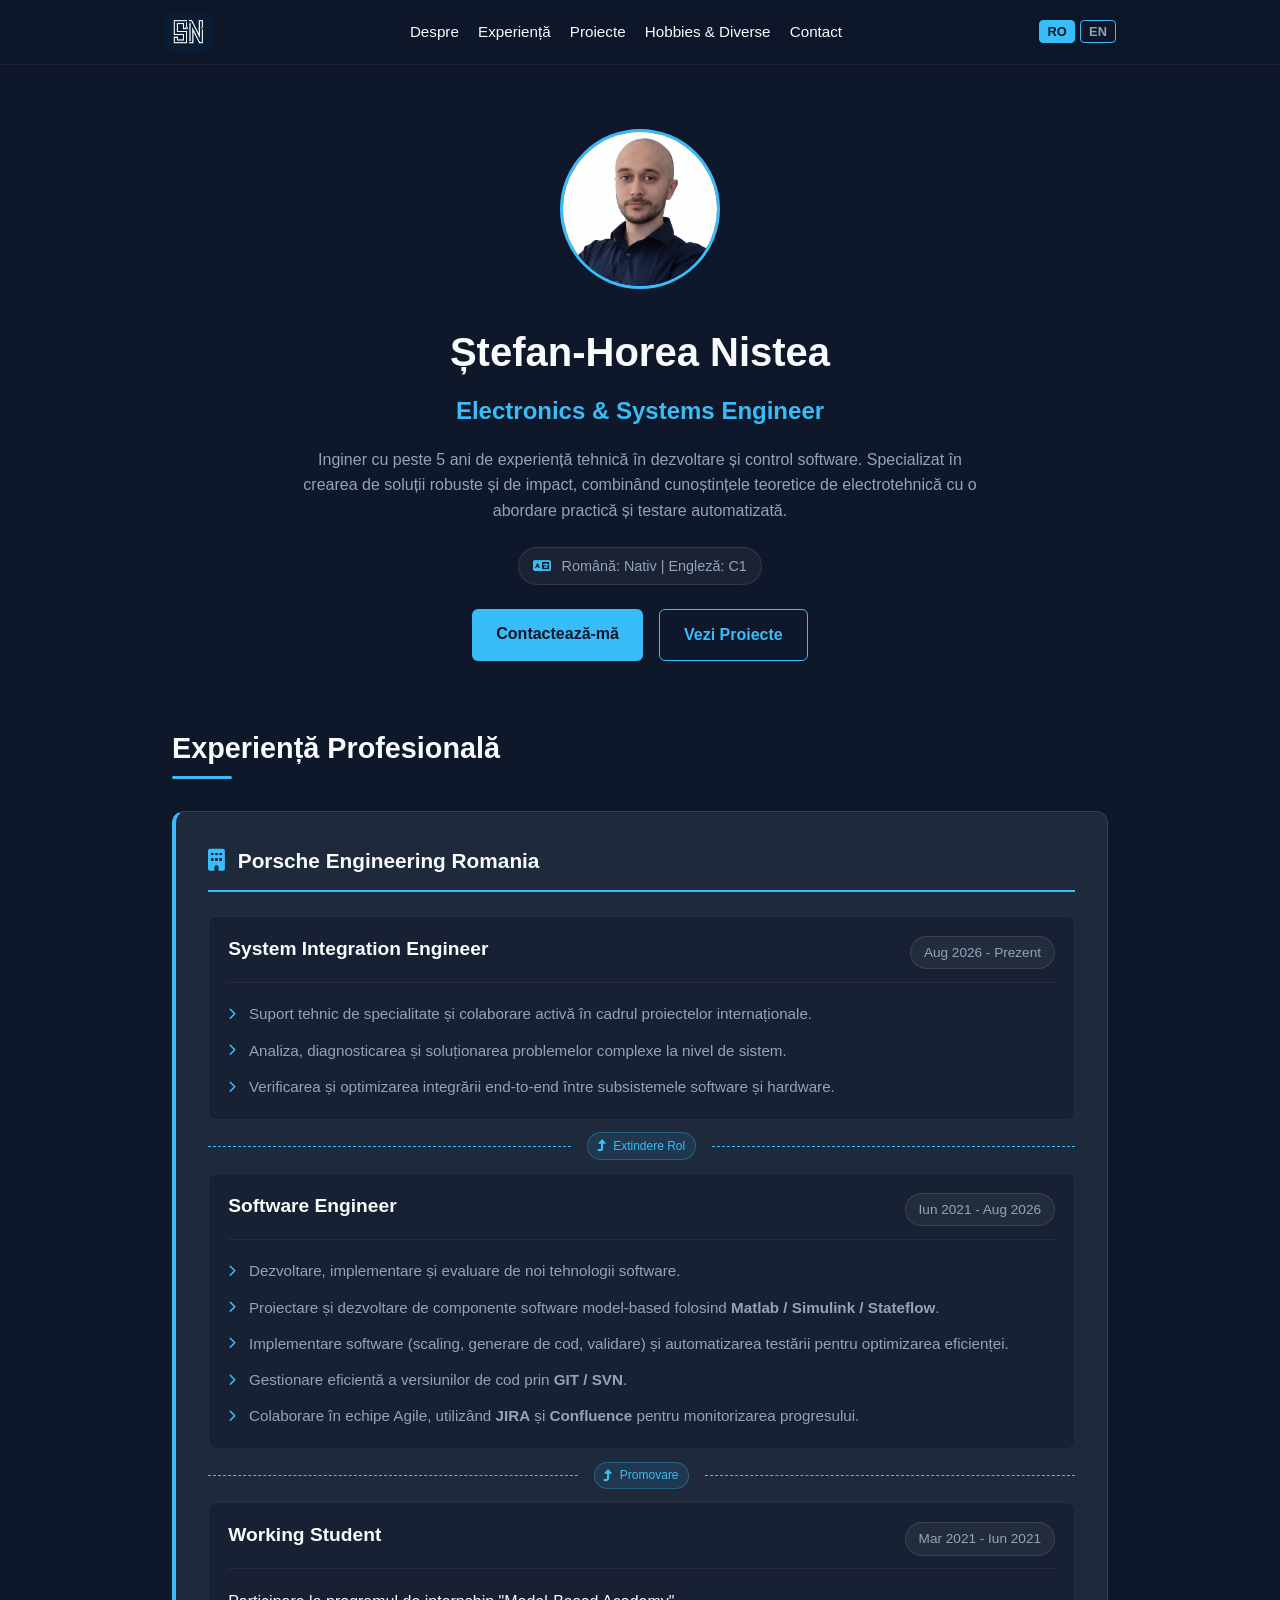
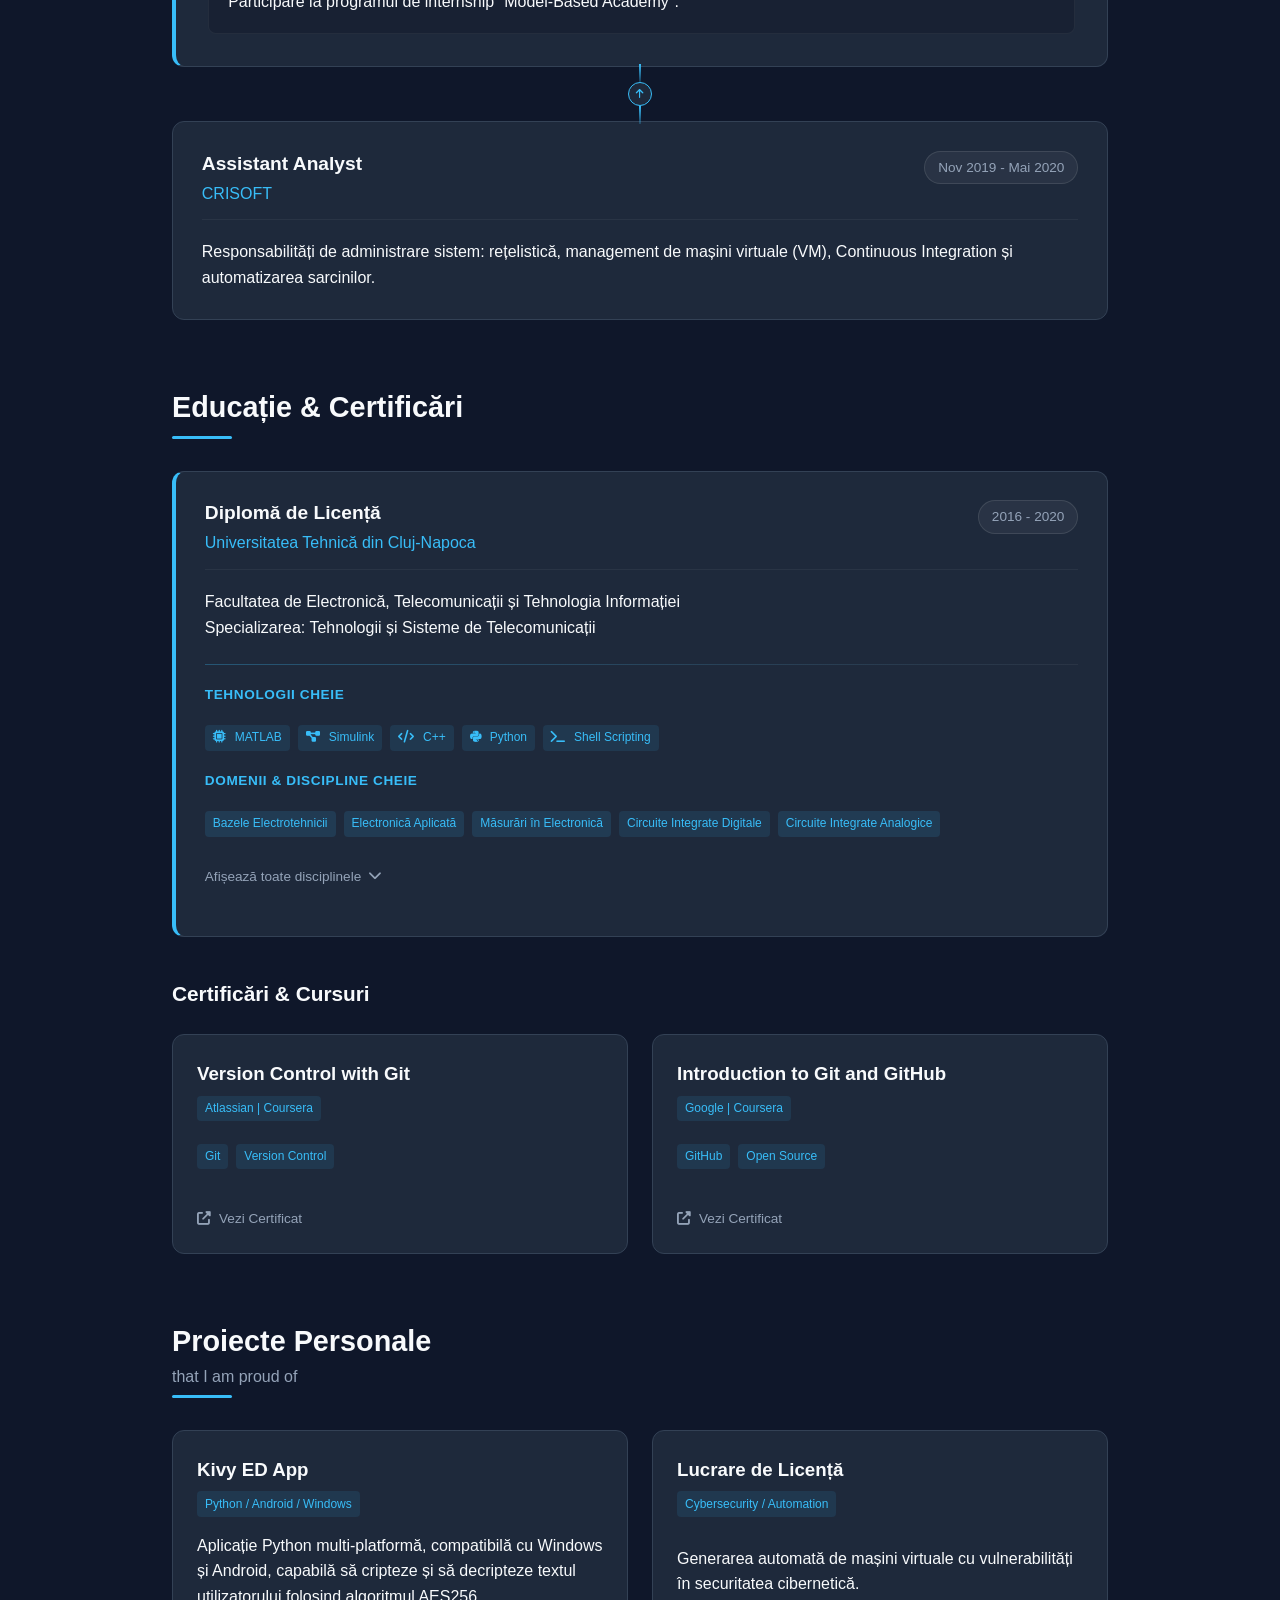
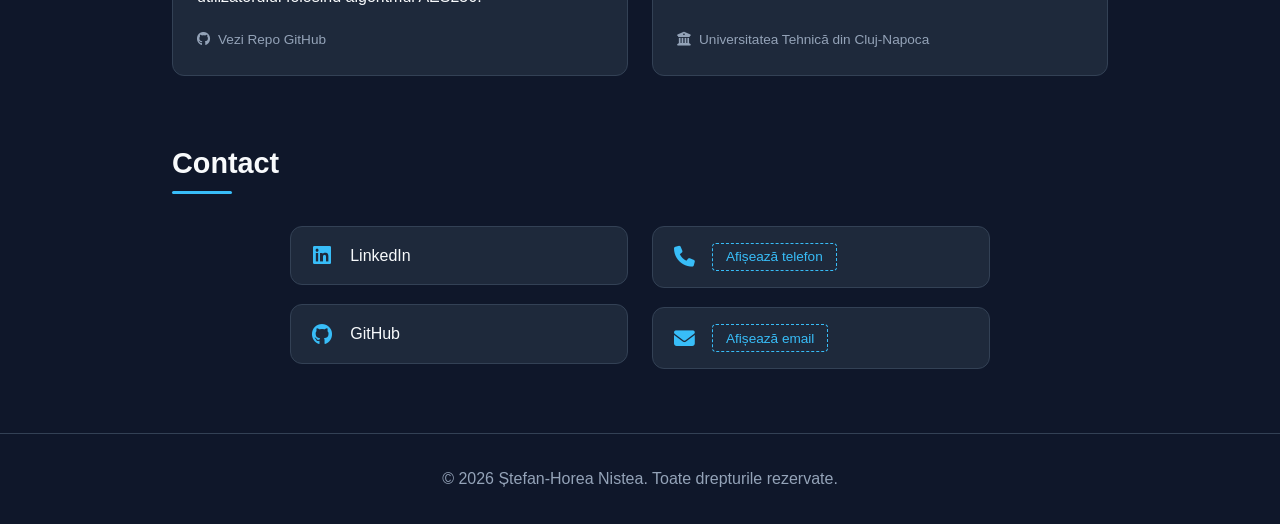
<file: index.html>
<!DOCTYPE html>
<html lang="ro">
<head>
    <meta charset="UTF-8">
    <meta name="viewport" content="width=device-width, initial-scale=1.0">
    <title>Ștefan-Horea Nistea | Portfolio</title>
    <link rel="stylesheet" href="css/common.css">
	<link rel="stylesheet" href="css/index.css">
    <link rel="stylesheet" href="https://cdnjs.cloudflare.com/ajax/libs/font-awesome/6.4.0/css/all.min.css">
	<link rel="icon" type="image/png" href="assets/images/favicon.png">
</head>
<body>

    <!-- Header / Navigație -->
	<header>
		<nav class="container">
			<a href="index.html" class="logo-link">
				<img src="assets/images/logo.jpg" alt="SN Logo" class="nav-logo">
			</a>

			<ul class="nav-links">
				<li><a href="index.html" data-i18n="nav_about">Despre</a></li>
				<li><a href="index.html#experience" data-i18n="nav_experience">Experiență</a></li>
				<li><a href="index.html#projects" data-i18n="nav_projects">Proiecte</a></li>
				<li><a href="hobbies.html" data-i18n="nav_hobbies">Hobbies & Diverse</a></li>
				<li><a href="index.html#contact" data-i18n="nav_contact">Contact</a></li>
			</ul>

			<div class="lang-switch">
				<button onclick="changeLanguage('ro')" class="lang-btn active">RO</button>
				<button onclick="changeLanguage('en')" class="lang-btn">EN</button>
			</div>
		</nav>
	</header>

    <!-- Secțiunea principala / Despre -->
	<section id="hero" class="container hero-section">
		<div class="hero-avatar">
			<img src="assets/images/profile.png" alt="Ștefan-Horea Nistea" class="profile-img">
		</div>
		<div class="hero-content">
			<h1 data-i18n="hero_name">Ștefan-Horea Nistea</h1>
			<h2 class="subtitle" data-i18n="hero_subtitle">Electronics & Systems Engineer</h2>
			<p class="hero-desc" data-i18n="hero_desc">
				Inginer cu peste 5 ani de experiență tehnică în dezvoltare și control software. Specializat în crearea de soluții robuste și de impact, combinând cunoștințele teoretice de electrotehnică cu o abordare practică și testare automatizată.
			</p>
			
			<div class="languages-badge">
				<p><i class="fas fa-language"></i> <span data-i18n="lang_ro">Română: Nativ</span> | <span data-i18n="lang_en">Engleză: C1</span></p>
			</div>
			
			<div class="hero-buttons">
				<a href="#contact" class="btn primary" data-i18n="btn_contact">Contactează-mă</a>
				<a href="#projects" class="btn secondary" data-i18n="btn_projects">Vezi Proiecte</a>
			</div>
		</div>
	</section>

    <!-- Secțiunea Experiență -->
    <section id="experience" class="container">
        <h2 class="section-title" data-i18n="title_experience">Experiență Profesională</h2>
        
        <div class="timeline-wrapper">
            
            <!-- Container Porsche Engineering -->
            <div class="cv-card highlight group-card">
                <div class="company-group-header">
                    <i class="fas fa-building company-icon"></i>
                    <h3 class="company-group-title" data-i18n="company_porsche">Porsche Engineering Romania</h3>
                </div>

                <div class="group-roles">
                    
                    <!-- Rol 1: Integration Engineer -->
                    <div class="role-block">
                        <div class="card-header">
                            <div>
                                <h4 class="role" data-i18n="role_integration">System Integration Engineer</h4>
                            </div>
                            <span class="period" data-i18n="period_integration">Aug 2026 - Prezent</span>
                        </div>
                        <div class="card-body">
                            <div class="clean-list">
                                <div class="list-item">
                                    <i class="fas fa-chevron-right icon"></i>
                                    <span data-i18n="integ_task_1">Suport tehnic de specialitate și colaborare activă în cadrul proiectelor internaționale.</span>
                                </div>
                                <div class="list-item">
                                    <i class="fas fa-chevron-right icon"></i>
                                    <span data-i18n="integ_task_2">Analiza, diagnosticarea și soluționarea problemelor complexe la nivel de sistem.</span>
                                </div>
                                <div class="list-item">
                                    <i class="fas fa-chevron-right icon"></i>
                                    <span data-i18n="integ_task_3">Verificarea și optimizarea integrării end-to-end între subsistemele software și hardware.</span>
                                </div>
                            </div>
                        </div>
                    </div>

                    <!-- Extindere rol -->
                    <div class="internal-progression">
                        <div class="progression-line"></div>
                        <span class="progression-badge"><i class="fas fa-level-up-alt"></i> <span data-i18n="badge_expansion">Extindere Rol</span></span>
                        <div class="progression-line"></div>
                    </div>

                    <!-- Software Engineer -->
                    <div class="role-block">
                        <div class="card-header">
                            <div>
                                <h4 class="role" data-i18n="role_software">Software Engineer</h4>
                            </div>
                            <span class="period" data-i18n="period_software">Iun 2021 - Aug 2026</span>
                        </div>
                        <div class="card-body">
                            <div class="clean-list">
                                <div class="list-item">
                                    <i class="fas fa-chevron-right icon"></i>
                                    <span data-i18n="sw_task_1">Dezvoltare, implementare și evaluare de noi tehnologii software.</span>
                                </div>
                                <div class="list-item">
                                    <i class="fas fa-chevron-right icon"></i>
                                    <span data-i18n="sw_task_2">Proiectare și dezvoltare de componente software model-based folosind <strong>Matlab / Simulink / Stateflow</strong>.</span>
                                </div>
                                <div class="list-item">
                                    <i class="fas fa-chevron-right icon"></i>
                                    <span data-i18n="sw_task_3">Implementare software (scaling, generare de cod, validare) și automatizarea testării pentru optimizarea eficienței.</span>
                                </div>
                                <div class="list-item">
                                    <i class="fas fa-chevron-right icon"></i>
                                    <span data-i18n="sw_task_4">Gestionare eficientă a versiunilor de cod prin <strong>GIT / SVN</strong>.</span>
                                </div>
                                <div class="list-item">
                                    <i class="fas fa-chevron-right icon"></i>
                                    <span data-i18n="sw_task_5">Colaborare în echipe Agile, utilizând <strong>JIRA</strong> și <strong>Confluence</strong> pentru monitorizarea progresului.</span>
                                </div>
                            </div>
                        </div>
                    </div>

                    <!-- Promovare -->
                    <div class="internal-progression">
                        <div class="progression-line"></div>
                        <span class="progression-badge"><i class="fas fa-level-up-alt"></i> <span data-i18n="badge_promotion">Promovare</span></span>
                        <div class="progression-line"></div>
                    </div>

                    <!-- Working Student -->
                    <div class="role-block">
                        <div class="card-header">
                            <div>
                                <h4 class="role" data-i18n="role_student">Working Student</h4>
                            </div>
                            <span class="period" data-i18n="period_student">Mar 2021 - Iun 2021</span>
                        </div>
                        <div class="card-body">
                            <p class="description" data-i18n="desc_student">Participare la programul de internship "Model-Based Academy".</p>
                        </div>
                    </div>

                </div>
            </div>

            <!-- Conector Săgeată -->
            <div class="timeline-connector">
                <div class="connector-line"></div>
                <div class="connector-node"><i class="fas fa-arrow-up"></i></div>
                <div class="connector-line"></div>
            </div>

            <!-- Container CRISOFT -->
            <div class="cv-card">
                <div class="card-header">
                    <div>
                        <h3 class="role" data-i18n="role_analyst">Assistant Analyst</h3>
                        <h4 class="company" data-i18n="company_crisoft">CRISOFT</h4>
                    </div>
                    <span class="period" data-i18n="period_analyst">Nov 2019 - Mai 2020</span>
                </div>
                <div class="card-body">
                    <p class="description" data-i18n="desc_crisoft">Responsabilități de administrare sistem: rețelistică, management de mașini virtuale (VM), Continuous Integration și automatizarea sarcinilor.</p>
                </div>
            </div>

        </div>
    </section>

    <!-- Secțiunea Educație -->
    <!-- Secțiunea Educație & Certificări -->
	<section id="education" class="container">
		<h2 class="section-title" data-i18n="title_education">Educație & Certificări</h2>
		
		<!-- Licență -->
		<div class="cv-card highlight">
			<div class="card-header">
				<div>
					<h3 class="role" data-i18n="edu_degree">Diplomă de Licență</h3>
					<h4 class="company" data-i18n="edu_univ">Universitatea Tehnică din Cluj-Napoca</h4>
				</div>
				<span class="period">2016 - 2020</span>
			</div>
			<div class="card-body">
				<p class="description" data-i18n="edu_desc">
					Facultatea de Electronică, Telecomunicații și Tehnologia Informației<br>
					Specializarea: Tehnologii și Sisteme de Telecomunicații
				</p>

				<!-- Separator vizual elegant -->
				<div class="edu-divider"></div>

				<!-- Tehnologii Cheie (Cu tag-uri și iconițe) -->
				<div class="edu-section-block">
					<h5 class="edu-block-title" data-i18n="edu_tech_label">Tehnologii Cheie</h5>
					<div class="cert-tags">
						<span class="project-tag"><i class="fas fa-microchip"></i> MATLAB</span>
						<span class="project-tag"><i class="fas fa-project-diagram"></i> Simulink</span>
						<span class="project-tag"><i class="fas fa-code"></i> C++</span>
						<span class="project-tag"><i class="fab fa-python"></i> Python</span>
						<span class="project-tag"><i class="fas fa-terminal"></i> Shell Scripting</span>
					</div>
				</div>

				<!-- Discipline Cheie (Pliabil / Accordion) -->
				<div class="edu-section-block">
					<h5 class="edu-block-title" data-i18n="edu_topics_label">Domenii & Discipline Cheie</h5>
					
					<div class="cert-tags">
						<!-- Primele 5 vizibile permanent -->
						<span class="project-tag highlight" data-i18n="subject_electrotechnics">Bazele Electrotehnicii</span>
						<span class="project-tag highlight" data-i18n="subject_applied_electronics">Electronică Aplicată</span>
						<span class="project-tag highlight" data-i18n="subject_measurements">Măsurări în Electronică</span>
						<span class="project-tag" data-i18n="subject_digital_circuits">Circuite Integrate Digitale</span>
						<span class="project-tag highlight" data-i18n="subject_analog_circuits">Circuite Integrate Analogice</span>
						
						<!-- Zone pliabilă -->
						<div id="more-subjects" class="hidden-subjects">
							<span class="project-tag" data-i18n="subject_circuit_theory">Teoria Circuitelor Electrice</span>
							<span class="project-tag" data-i18n="subject_optoelectronics">Optoelectronică</span>
							<span class="project-tag" data-i18n="subject_modulation">Tehnici de Modulații</span>
							<span class="project-tag" data-i18n="subject_mobile_comms">Comunicații Mobile</span>
							<span class="project-tag" data-i18n="subject_switching_routing">Sisteme de Comutație și Rutare</span>
							<span class="project-tag" data-i18n="subject_computer_networks">Rețele de Calculatoare</span>
							<span class="project-tag" data-i18n="subject_internet_protocols">Protocoale pentru Internet</span>
							<span class="project-tag" data-i18n="subject_dsp">Prelucrarea Digitală a Semnalelor</span>
							<span class="project-tag highlight" data-i18n="subject_microprocessors">Sisteme cu Microprocesoare</span>
							<span class="project-tag" data-i18n="subject_cellular_radio">Radiocomunicații Celulare</span>
							<span class="project-tag" data-i18n="subject_mobile_comms">Comunicații Mobile</span>
							<span class="project-tag" data-i18n="subject_financial_mgmt">Managementul Financiar al Firmei</span>
						</div>
					</div>

					<button onclick="toggleSubjects(this)" class="btn-toggle-subjects">
						<span data-i18n="btn_show_more">Afișează toate disciplinele</span> <i class="fas fa-chevron-down"></i>
					</button>
				</div>
			</div>
		</div>

		<!-- Cursuri & Certificări -->
		<h3 class="subsection-title" data-i18n="title_certifications">Certificări & Cursuri</h3>

		<div class="projects-grid">
			<!-- Card 1 -->
			<div class="project-card">
				<div>
					<div class="project-header">
						<h3>Version Control with Git</h3>
						<span class="project-tag">Atlassian | Coursera</span>
					</div>
					<div class="cert-tags">
						<span class="project-tag">Git</span>
						<span class="project-tag">Version Control</span>
					</div>
				</div>
				<a href="https://coursera.org/share/6d363373e55d5530d8b875b245ea890b" target="_blank" class="project-link">
					<i class="fas fa-external-link-alt"></i> <span data-i18n="btn_view_cert">Vezi Certificat</span>
				</a>
			</div>

			<!-- Card 2 -->
			<div class="project-card">
				<div>
					<div class="project-header">
						<h3>Introduction to Git and GitHub</h3>
						<span class="project-tag">Google | Coursera</span>
					</div>
					<div class="cert-tags">
						<span class="project-tag">GitHub</span>
						<span class="project-tag">Open Source</span>
					</div>
				</div>
				<a href="https://coursera.org/share/dff285f6eef2b806a70be4ae87772e29" target="_blank" class="project-link">
					<i class="fas fa-external-link-alt"></i> <span data-i18n="btn_view_cert">Vezi Certificat</span>
				</a>
			</div>
		</div>
	</section>

    <!-- Secțiunea Proiecte -->
    <section id="projects" class="container">
        <h2 class="section-title">
            <span data-i18n="title_projects">Proiecte Personale</span> 
            <span class="subtitle-note" data-i18n="subtitle_projects">that I am proud of</span>
        </h2>
        <div class="projects-grid">
            
            <div class="project-card">
                <div class="project-header">
                    <h3>Kivy ED App</h3>
                    <span class="project-tag">Python / Android / Windows</span>
                </div>
                <p data-i18n="proj_kivy_desc">Aplicație Python multi-platformă, compatibilă pe Windows și Android, capabilă să cripteze și să decripteze textul utilizatorului folosind algoritmul AES256.</p>
                <a href="https://github.com/Stefan-Nistea/EDapp" target="_blank" class="project-link">
                    <i class="fab fa-github"></i> <span data-i18n="btn_github">Vezi Repo GitHub</span>
                </a>
            </div>

            <div class="project-card">
                <div class="project-header">
                    <h3 data-i18n="proj_thesis_title">Lucrare de Licență</h3>
                    <span class="project-tag">Cybersecurity / Automation</span>
                </div>
                <p data-i18n="proj_thesis_desc">Generarea automată de mașini virtuale cu vulnerabilități în securitatea cibernetică.</p>
                <span class="institution-tag">
                    <i class="fas fa-university"></i> <span data-i18n="edu_univ">Universitatea Tehnică din Cluj-Napoca</span>
                </span>
            </div>

        </div>
    </section>

    <!-- Secțiunea Contact -->
	<section id="contact" class="container">
		<h2 class="section-title" data-i18n="title_contact">Contact</h2>
		
		<div class="contact-grid">
			<!-- Coloana Stânga: Social Links -->
			<div class="contact-column">
				<!-- Stânga sus: LinkedIn -->
				<a href="https://www.linkedin.com/in/stefan-nistea/" target="_blank" class="contact-card">
					<i class="fab fa-linkedin contact-icon"></i>
					<span>LinkedIn</span>
				</a>
				
				<!-- Stânga jos: GitHub -->
				<a href="https://github.com/Stefan-Nistea" target="_blank" class="contact-card">
					<i class="fab fa-github contact-icon"></i>
					<span>GitHub</span>
				</a>
			</div>

			<!-- Coloana Dreapta: Date Protejate -->
			<div class="contact-column">
				<!-- Dreapta sus: Telefon -->
				<div class="contact-card">
					<i class="fas fa-phone contact-icon"></i>
					<span id="phone-container" class="protected-link" data-p1="+40" data-p2="748" data-p3="279" data-p4="230">
						<button onclick="revealPhone(this)" class="btn-reveal" data-i18n="btn_reveal_phone">Afișează telefon</button>
					</span>
				</div>

				<!-- Dreapta jos: Email -->
				<div class="contact-card">
					<i class="fas fa-envelope contact-icon"></i>
					<span id="email-container" class="protected-link" data-u="stefannistea" data-d="outlook.com">
						<button onclick="revealEmail(this)" class="btn-reveal" data-i18n="btn_reveal_email">Afișează email</button>
					</span>
				</div>
			</div>
		</div>
	</section>


    <footer>
        <p data-i18n="footer_text">© 2026 Ștefan-Horea Nistea. Toate drepturile rezervate.</p>
    </footer>

    <script src="js/script.js"></script>
</body>
</html>
</file>
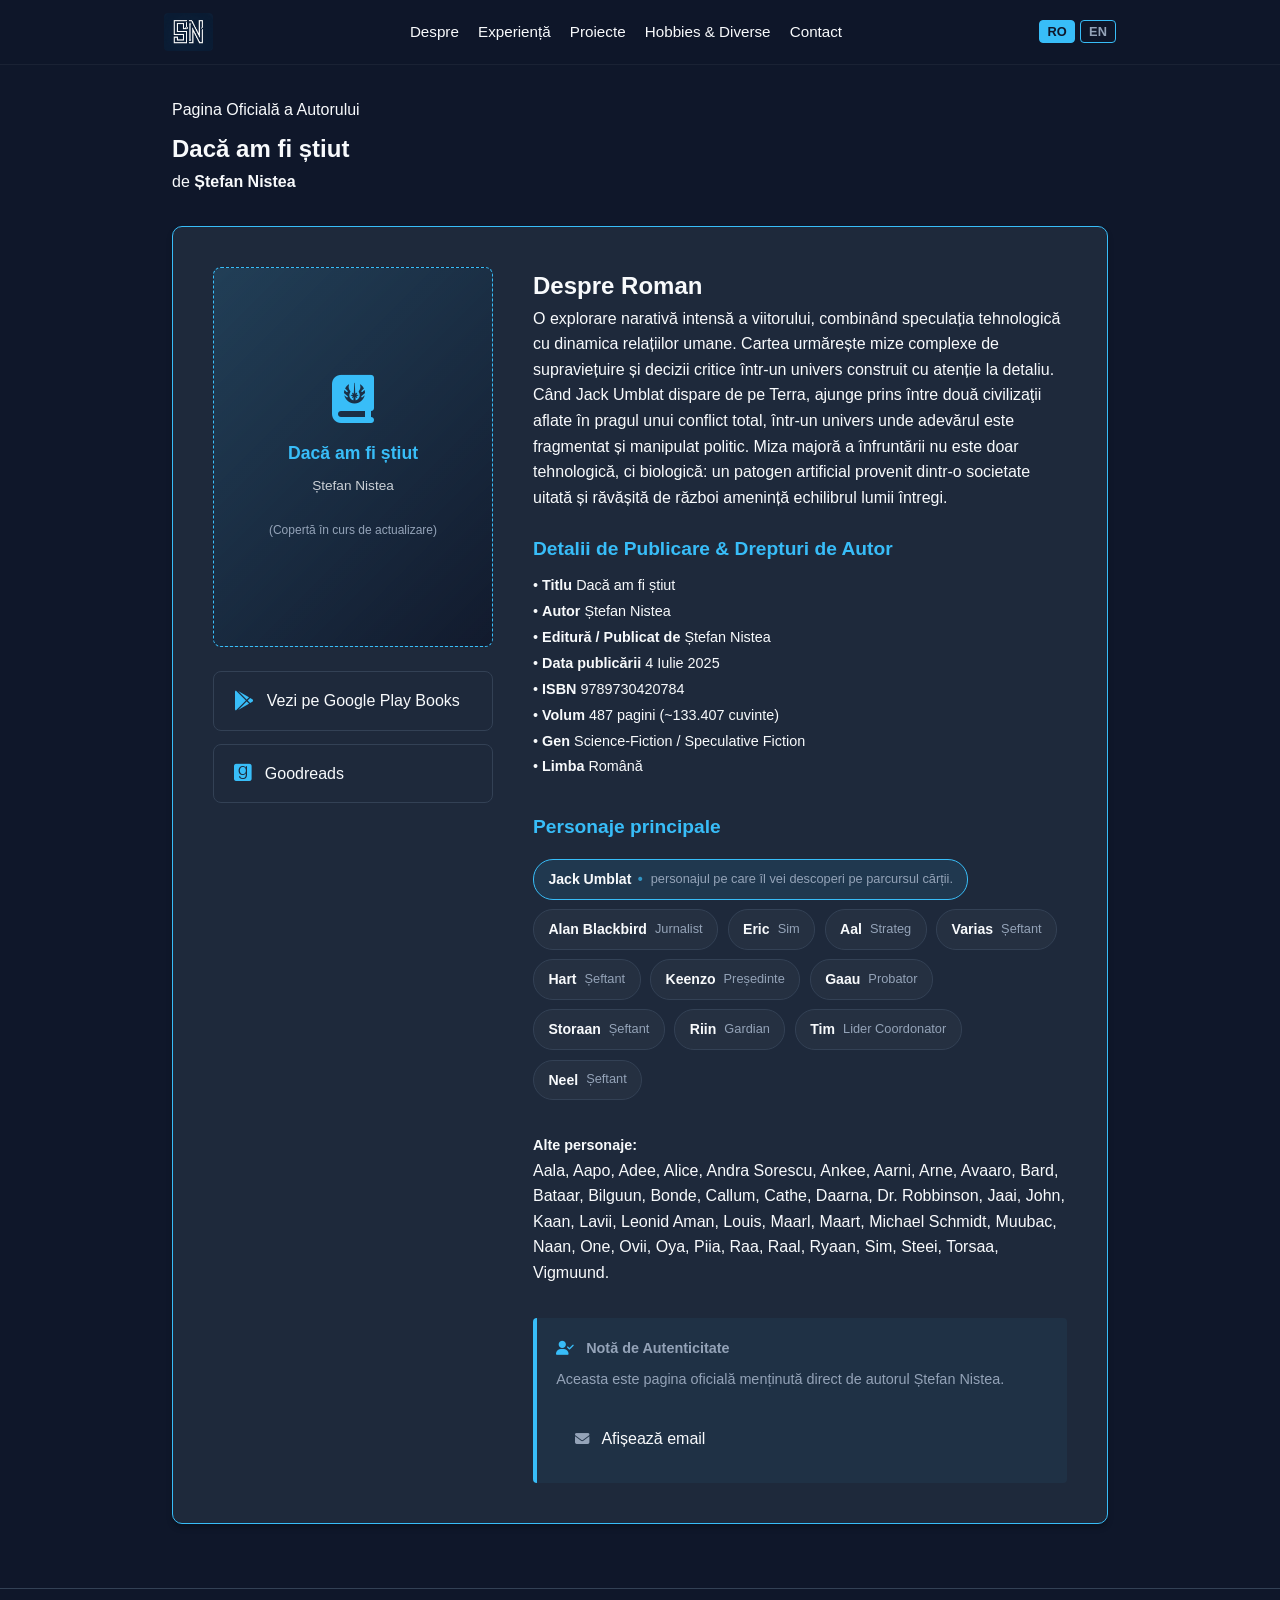
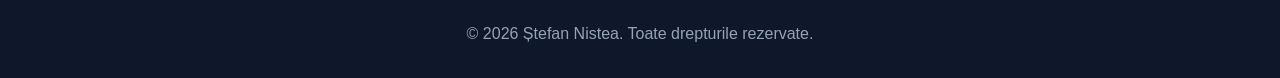
<file: carte.html>
<!DOCTYPE html>
<html lang="ro">
<head>
    <meta charset="UTF-8">
    <meta name="viewport" content="width=device-width, initial-scale=1.0">
    <title>Dacă am fi știut — Pagina Oficială a Cărții | Ștefan Nistea</title>
    <link rel="stylesheet" href="css/common.css">
    <link rel="stylesheet" href="css/carte.css">
    <link rel="stylesheet" href="https://cdnjs.cloudflare.com/ajax/libs/font-awesome/6.4.0/css/all.min.css">
	<link rel="icon" type="image/png" href="assets/images/favicon.png">
</head>
<body>

    <header>
        <nav class="container">
            <a href="index.html" class="logo-link">
                <img src="assets/images/logo.jpg" alt="SN Logo" class="nav-logo">
            </a>

            <ul class="nav-links">
                <li><a href="index.html" data-i18n="nav_about">Despre</a></li>
                <li><a href="index.html#experience" data-i18n="nav_experience">Experiență</a></li>
                <li><a href="index.html#projects" data-i18n="nav_projects">Proiecte</a></li>
                <li><a href="hobbies.html" data-i18n="nav_hobbies">Hobbies & Diverse</a></li>
                <li><a href="index.html#contact" data-i18n="nav_contact">Contact</a></li>
            </ul>

            <div class="lang-switch">
                <button onclick="changeLanguage('ro')" class="lang-btn active">RO</button>
                <button onclick="changeLanguage('en')" class="lang-btn">EN</button>
            </div>
        </nav>
    </header>

    <main class="container">
        <section class="page-header">
            <span class="hobby-book-badge" data-i18n="book_official_badge">Pagina Oficială a Autorului</span>
            <h1 style="margin-top: 0.5rem;" data-i18n="book_title">Dacă am fi știut</h1>
            <p><span data-i18n="book_by">de</span> <strong>Ștefan Nistea</strong></p>
        </section>

        <section class="book-detail-wrapper">
            <!-- Stânga: Placeholder Copertă + Butoane ca pe LinkedIn / GitHub -->
            <div class="book-sidebar">
                <div class="book-cover-placeholder">
                    <i class="fas fa-book-journal-whills"></i>
                    <strong style="font-size: 1.1rem; color: var(--accent);" data-i18n="book_title">Dacă am fi știut</strong>
                    <span style="font-size: 0.85rem; margin-top: 0.5rem; opacity: 0.8;">Ștefan Nistea</span>
                    <span style="font-size: 0.75rem; margin-top: 1.5rem; color: var(--text-secondary);" data-i18n="book_cover_updating">(Copertă în curs de actualizare)</span>
                </div>
                
                <div class="book-buttons-group">
                    <a href="https://play.google.com/store/books/details?id=n9xpEQAAQBAJ" target="_blank" class="book-btn-card">
                        <i class="fab fa-google-play contact-icon"></i>
                        <span data-i18n="btn_google_play">Google Play Books</span>
                    </a>
                    <a href="https://www.goodreads.com/book/show/240494464-dac-am-fi-tiut?from_search=true&from_srp=true&qid=RyHrVO5HR8&rank=1" target="_blank" class="book-btn-card">
                        <i class="fab fa-goodreads contact-icon"></i>
                        <span>Goodreads</span>
                    </a>
                </div>
            </div>

            <!-- Dreapta: Informații complete -->
            <div class="book-info-section">
				<h2 data-i18n="book_about_title">Despre Roman</h2>
				<p class="hobby-book-desc" data-i18n="book_synopsis_main">
					O explorare narativă intensă a viitorului, combinând speculația tehnologică cu dinamica relațiilor umane. Cartea urmărește mize complexe de supraviețuire și decizii critice într-un univers construit cu atenție la detaliu.
				</p>
				<p class="hobby-book-desc" data-i18n="book_synopsis_google">
					Când Jack Umblat dispare de pe Terra, ajunge prins între două civilizaţii aflate în pragul unui conflict total, într-un univers unde adevărul este fragmentat și manipulat politic. Miza majoră a înfruntării nu este doar tehnologică, ci biologică: un patogen artificial provenit dintr-o societate uitată și răvășită de război amenință echilibrul lumii întregi.
				</p>

				<!-- Detalii de Publicare & Drepturi de Autor -->
				<h3 data-i18n="book_details_title">Detalii de Publicare & Drepturi de Autor</h3>
				<div class="hobby-book-desc" style="font-size: 0.9rem; line-height: 1.8; margin-bottom: 2rem;">
					• <strong data-i18n="meta_title_label">Titlu:</strong> <span data-i18n="book_title">Dacă am fi știut</span><br>
					• <strong data-i18n="meta_author_label">Autor:</strong> <span>Ștefan Nistea</span><br>
					• <strong data-i18n="meta_publisher_label">Editură / Publicat de:</strong> <span>Ștefan Nistea</span><br>
					• <strong data-i18n="meta_pubdate_label">Data publicării:</strong> <span>4 Iulie 2025</span><br>
					• <strong data-i18n="meta_isbn_label">ISBN:</strong> <span>9789730420784</span><br>
					• <strong data-i18n="meta_length_label">Volum:</strong> <span>487 <span data-i18n="unit_pages">pagini</span> (~133.407 <span data-i18n="unit_words">cuvinte</span>)</span><br>
					• <strong data-i18n="meta_genre_label">Gen:</strong> <span data-i18n="meta_genre_val">Science-Fiction / Speculative Fiction</span><br>
					• <strong data-i18n="meta_lang_label">Limba:</strong> <span data-i18n="meta_lang_val">Română</span>
				</div>

				<!-- Secțiunea Personaje (Grilă de Carduri Mărită / Extensibilă) -->
				<h3 data-i18n="book_characters_title">Personaje principale</h3>
				
				<div class="characters-grid">
					<!-- Personaje cu descrieri/roluri dedicate -->
					<div class="char-card highlight full-width">
						<span class="char-name">Jack Umblat</span>
						<p class="char-desc" data-i18n="char_jack_desc">personajul pe care îl vei descoperi pe parcursul cărții.</p>
					</div>

					<div class="char-card">
						<span class="char-name">Alan Blackbird</span>
						<p class="char-desc" data-i18n="char_alan_role">Jurnalist</p>
					</div>
					
					<div class="char-card">
						<span class="char-name">Eric</span>
						<p class="char-desc" data-i18n="char_eric_role">Sim</p>
					</div>

					<div class="char-card">
						<span class="char-name">Aal</span>
						<p class="char-desc" data-i18n="char_aal_role">Strateg</p>
					</div>

					<div class="char-card">
						<span class="char-name">Varias</span>
						<p class="char-desc" data-i18n="char_varias_role">Șeftant</p>
					</div>

					<div class="char-card">
						<span class="char-name">Hart</span>
						<p class="char-desc" data-i18n="char_hart_role">Șeftant</p>
					</div>

					<div class="char-card">
						<span class="char-name">Keenzo</span>
						<p class="char-desc" data-i18n="char_keenzo_role">Președinte</p>
					</div>

					<div class="char-card">
						<span class="char-name">Gaau</span>
						<p class="char-desc" data-i18n="char_gaau_role">Probator</p>
					</div>

					<div class="char-card">
						<span class="char-name">Storaan</span>
						<p class="char-desc" data-i18n="char_storaan_role">Șeftant</p>
					</div>

					<div class="char-card">
						<span class="char-name">Riin</span>
						<p class="char-desc" data-i18n="char_riin_role">Gardian</p>
					</div>

					<div class="char-card">
						<span class="char-name">Tim</span>
						<p class="char-desc" data-i18n="char_tim_role">Lider Coordonator</p>
					</div>

					<div class="char-card">
						<span class="char-name">Neel</span>
						<p class="char-desc" data-i18n="char_neel_role">Șeftant</p>
					</div>
				</div>

				<!-- Alte personaje secundare -->
				<div class="other-characters-box">
					<strong style="color: var(--text-primary); font-size: 0.9rem;" data-i18n="other_chars_label">Alte personaje:</strong>
					<p class="other-characters-list">
						Aala, Aapo, Adee, Alice, Andra Sorescu, Ankee, Aarni, Arne, Avaaro, Bard, Bataar, Bilguun, Bonde, Callum, Cathe, Daarna, Dr. Robbinson, Jaai, John, Kaan, Lavii, Leonid Aman, Louis, Maarl, Maart, Michael Schmidt, Muubac, Naan, One, Ovii, Oya, Piia, Raa, Raal, Ryaan, Sim, Steei, Torsaa, Vigmuund.
					</p>
				</div>

				<!-- Casetă Verificare Autenticitate (fără mențiuni Amazon) -->
				<div class="official-verification-box">
					<div>
						<i class="fas fa-user-check" style="color: var(--accent); margin-right: 0.5rem;"></i>
						<strong data-i18n="auth_note_title">Notă de Autenticitate:</strong>
					</div>
					<p style="margin: 0.5rem 0 1rem 0;" data-i18n="auth_note_desc">
						Aceasta este pagina oficială menținută direct de autorul Ștefan Nistea.
					</p>
					<div class="contact-card email-reveal-card" id="email-card">
						<i class="fas fa-envelope contact-icon"></i>
						<span id="email-container" class="protected-link" data-u="stefannistea" data-d="outlook.com">
							<button onclick="revealEmail(this)" class="btn-reveal-custom" data-i18n="btn_reveal_email">
								Afișează email
							</button>
						</span>
					</div>
				</div>
			</div>

        </section>
    </main>

    <footer>
        <p>© 2026 Ștefan Nistea. <span data-i18n="footer_rights">Toate drepturile rezervate.</span></p>
    </footer>

    <script src="js/script.js"></script>
</body>
</html>
</file>
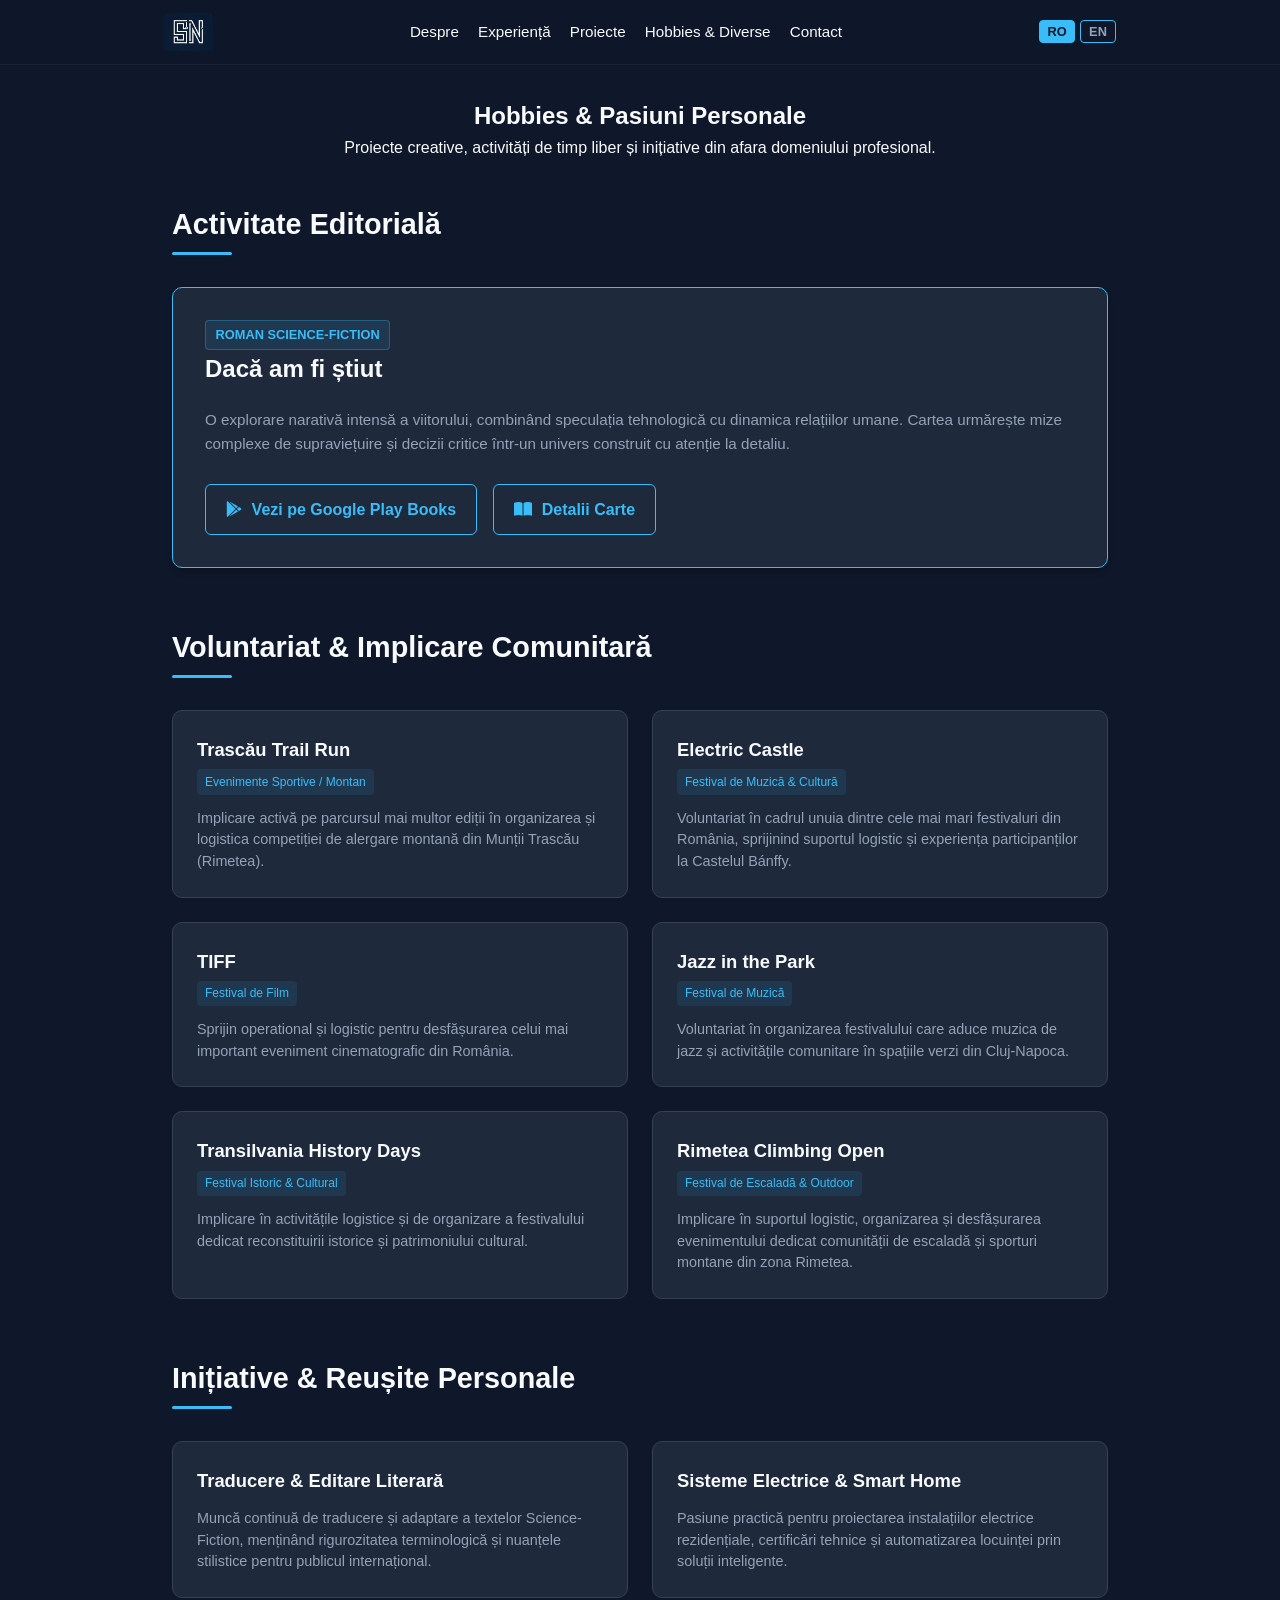
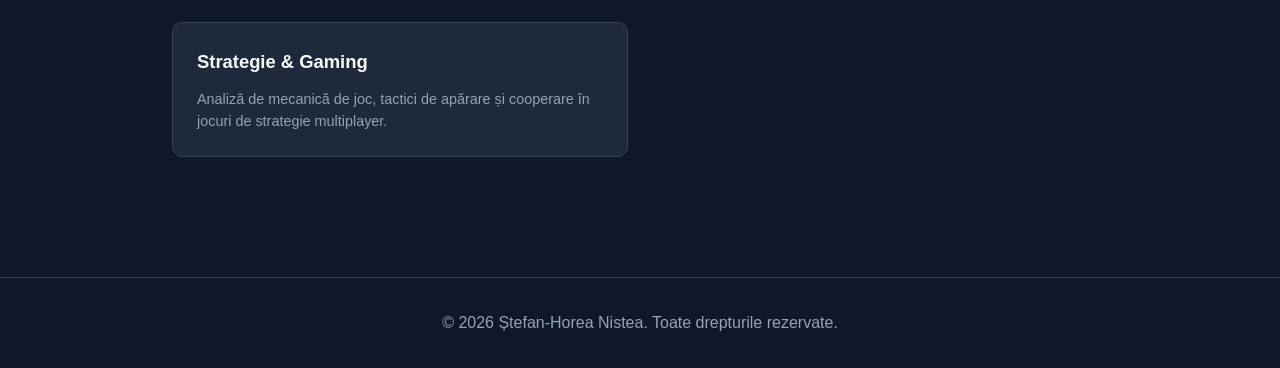
<file: hobbies.html>
<!DOCTYPE html>
<html lang="ro">
<head>
    <meta charset="UTF-8">
    <meta name="viewport" content="width=device-width, initial-scale=1.0">
    <title>Hobbies & Diverse | Ștefan-Horea Nistea</title>
    <link rel="stylesheet" href="css/common.css">
    <link rel="stylesheet" href="css/hobbies.css">
    <link rel="stylesheet" href="https://cdnjs.cloudflare.com/ajax/libs/font-awesome/6.4.0/css/all.min.css">
	<link rel="icon" type="image/png" href="assets/images/favicon.png">
</head>
<body>

    <header>
        <nav class="container">
            <a href="index.html" class="logo-link">
                <img src="assets/images/logo.jpg" alt="SN Logo" class="nav-logo">
            </a>

            <ul class="nav-links">
                <li><a href="index.html" data-i18n="nav_about">Despre</a></li>
                <li><a href="index.html#experience" data-i18n="nav_experience">Experiență</a></li>
                <li><a href="index.html#projects" data-i18n="nav_projects">Proiecte</a></li>
                <li><a href="hobbies.html" data-i18n="nav_hobbies">Hobbies & Diverse</a></li>
                <li><a href="index.html#contact" data-i18n="nav_contact">Contact</a></li>
            </ul>

            <div class="lang-switch">
                <button onclick="changeLanguage('ro')" class="lang-btn active">RO</button>
                <button onclick="changeLanguage('en')" class="lang-btn">EN</button>
            </div>
        </nav>
    </header>

    <main class="container">
        <section class="page-header">
            <h1 data-i18n="hobbies_header_title">Hobbies & Pasiuni Personale</h1>
            <p data-i18n="hobbies_header_desc">
                Proiecte creative, activități de timp liber, implicare comunitară și inițiative din afara domeniului profesional.
            </p>
        </section>
        
        <!-- Editorial / Carte -->
        <section class="hobby-section">
            <h2 class="section-title" data-i18n="title_writing">Activitate Editorială</h2>
            <div class="hobby-book-card">
                <div>
                    <span class="hobby-book-badge" data-i18n="book_badge">Roman Science-Fiction</span>
                    <div class="hobby-book-title" data-i18n="book_title">Dacă am fi știut</div>
                </div>
                <p class="hobby-book-desc" data-i18n="book_desc">
                    O explorare narativă intensă a viitorului, combinând speculația tehnologică cu dinamica relațiilor umane. Cartea urmărește mize complexe de supraviețuire și decizii critice într-un univers construit cu atenție la detaliu.
                </p>
                <div style="display: flex; gap: 1rem; flex-wrap: wrap;">
					<a href="https://play.google.com/store/books/details?id=n9xpEQAAQBAJ" target="_blank" class="hobby-store-btn">
						<i class="fab fa-google-play"></i> <span data-i18n="btn_google_play">Google Play Books</span>
					</a>
					<a href="carte.html" class="hobby-store-btn">
						<i class="fas fa-book-open"></i> <span data-i18n="btn_author_page">Detalii Carte</span>
					</a>
				</div>
            </div>
        </section>

        <!-- Voluntariat -->
        <section class="hobby-section">
            <h2 class="section-title" data-i18n="title_volunteering">Voluntariat & Implicare Comunitară</h2>
            <div class="hobby-grid">
                
                <div class="hobby-card">
                    <div>
                        <div class="hobby-card-title">Trascău Trail Run</div>
                        <span class="hobby-tag" data-i18n="vol_tag_sports">Evenimente Sportive / Montan</span>
                    </div>
                    <p class="hobby-card-text" data-i18n="vol_trascau_desc">Implicare activă pe parcursul mai multor ediții în organizarea și logistica competiției de alergare montană din Munții Trascău (Rimetea).</p>
                </div>

                <div class="hobby-card">
                    <div>
                        <div class="hobby-card-title">Electric Castle</div>
                        <span class="hobby-tag" data-i18n="vol_tag_festival">Festival de Muzică & Cultură</span>
                    </div>
                    <p class="hobby-card-text" data-i18n="vol_ec_desc">Voluntariat în cadrul unuia dintre cele mai mari festivaluri din România, sprijinind suportul logistic și experiența participanților la Castelul Bánffy.</p>
                </div>

                <div class="hobby-card">
                    <div>
                        <div class="hobby-card-title">TIFF</div>
                        <span class="hobby-tag" data-i18n="vol_tag_film">Festival de Film</span>
                    </div>
                    <p class="hobby-card-text" data-i18n="vol_tiff_desc">Sprijin operațional și logistic pentru desfășurarea celui mai important eveniment cinematografic din România.</p>
                </div>

                <div class="hobby-card">
                    <div>
                        <div class="hobby-card-title">Jazz in the Park</div>
                        <span class="hobby-tag" data-i18n="vol_tag_music">Festival de Muzică</span>
                    </div>
                    <p class="hobby-card-text" data-i18n="vol_jazz_desc">Voluntariat în organizarea festivalului care aduce muzica de jazz și activitățile comunitare în spațiile verzi din Cluj-Napoca.</p>
                </div>

                <div class="hobby-card">
                    <div>
                        <div class="hobby-card-title">Transilvania History Days</div>
                        <span class="hobby-tag" data-i18n="vol_tag_history">Festival Istoric & Cultural</span>
                    </div>
                    <p class="hobby-card-text" data-i18n="vol_thd_desc">Implicare în activitățile logistice și de organizare a festivalului dedicat reconstituirii istorice și patrimoniului cultural.</p>
                </div>

                <div class="hobby-card">
                    <div>
                        <div class="hobby-card-title">Rimetea Climbing Open</div>
                        <span class="hobby-tag" data-i18n="vol_tag_climbing">Festival de Escaladă & Outdoor</span>
                    </div>
                    <p class="hobby-card-text" data-i18n="vol_rco_desc">Implicare în suportul logistic, organizarea și desfășurarea evenimentului dedicat comunității de escaladă și sporturi montane din zona Rimetea.</p>
                </div>

            </div>
        </section>

        <!-- Inițiative -->
        <section class="hobby-section">
            <h2 class="section-title" data-i18n="title_initiatives">Pasiuni & Alte Inițiative</h2>
            <div class="hobby-grid">
                
                <div class="hobby-card">
                    <div class="hobby-card-title" data-i18n="init_trans_title">Traducere & Editare Literară</div>
                    <p class="hobby-card-text" data-i18n="init_trans_desc">Muncă continuă de traducere și adaptare a textelor Science-Fiction, menținând rigurozitatea terminologică și nuanțele stilistice pentru publicul internațional.</p>
                </div>

                <div class="hobby-card">
                    <div class="hobby-card-title" data-i18n="init_elec_title">Sisteme Electrice & Smart Home</div>
                    <p class="hobby-card-text" data-i18n="init_elec_desc">Pasiune practică pentru proiectarea instalațiilor electrice rezidențiale, certificări tehnice și automatizarea locuinței prin soluții inteligente.</p>
                </div>

                <div class="hobby-card">
                    <div class="hobby-card-title" data-i18n="init_game_title">Strategie & Gaming</div>
                    <p class="hobby-card-text" data-i18n="init_game_desc">Analiză de mecanică de joc, tactici de apărare și cooperare în jocuri de strategie multiplayer.</p>
                </div>

            </div>
        </section>
    </main>

    <footer>
        <p data-i18n="footer_text">© 2026 Ștefan-Horea Nistea. Toate drepturile rezervate.</p>
    </footer>

    <script src="js/script.js"></script>
</body>
</html>
</file>
<file: css/common.css>
:root {
    --bg-color: #0f172a;
    --card-bg: #1e293b;
    --card-border: #334155;

    --text-primary: #f8fafc;
    --text-secondary: #94a3b8;

    --accent: #38bdf8;
    --accent-hover: #0284c7;
}

* {
    margin: 0;
    padding: 0;
    box-sizing: border-box;
    font-family: 'Segoe UI', Tahoma, Geneva, Verdana, sans-serif;
}

body {
    background-color: var(--bg-color);
    color: var(--text-primary);
    line-height: 1.6;
}

.container {
    max-width: 1000px;
    margin: 0 auto;
    padding: 2rem;
}

header {
    background-color: rgba(15, 23, 42, 0.95);
    position: sticky;
    top: 0;
    backdrop-filter: blur(8px);
    z-index: 1000;
    border-bottom: 1px solid rgba(255, 255, 255, 0.05);
    width: 100%;
}

nav.container {
    display: flex;
    justify-content: space-between;
    align-items: center;
    padding: 0.8rem 1.5rem;
    gap: 1rem;
}

.logo-link {
    display: flex;
    align-items: center;
    text-decoration: none;
    flex-shrink: 0;
}

.nav-logo {
    height: 38px;
    width: auto;
    border-radius: 4px;
    transition: transform 0.2s ease;
}

.nav-logo:hover {
    transform: scale(1.05);
}

.nav-links {
    display: flex;
    list-style: none;
    gap: 1.2rem;
    margin: 0;
    padding: 0;
    align-items: center;
}

.nav-links a {
    color: var(--text-primary);
    text-decoration: none;
    font-weight: 500;
    font-size: 0.95rem;
    white-space: nowrap;
    transition: color 0.3s ease;
}

.nav-links a:hover,
.nav-links a.active {
    color: var(--accent);
}

.lang-switch {
    display: flex;
    gap: 0.3rem;
    flex-shrink: 0;
}

.lang-btn {
    background: transparent;
    border: 1px solid var(--accent);
    color: var(--text-secondary);
    padding: 0.2rem 0;
    width: 36px;
    text-align: center;
    font-size: 0.8rem;
    font-weight: 600;
    border-radius: 4px;
    cursor: pointer;
    transition: all 0.2s ease;
}

.lang-btn.active,
.lang-btn:hover {
    background-color: var(--accent);
    color: var(--bg-color);
}

.btn {
    padding: 0.75rem 1.5rem;
    border-radius: 6px;
    text-decoration: none;
    font-weight: bold;
    transition: background-color 0.3s;
}

.btn.primary {
    background-color: var(--accent);
    color: var(--bg-color);
}

.btn.primary:hover {
    background-color: var(--accent-hover);
}

.btn.secondary {
    border: 1px solid var(--accent);
    color: var(--accent);
}

.section-title {
    font-size: 1.8rem;
    color: var(--text-primary);
    margin-bottom: 2rem;
    position: relative;
    padding-bottom: 0.5rem;
}

.section-title::after {
    content: '';
    position: absolute;
    left: 0;
    bottom: 0;
    width: 60px;
    height: 3px;
    background-color: var(--accent);
    border-radius: 2px;
}

footer {
    text-align: center;
    padding: 2rem;
    color: var(--text-secondary);
    border-top: 1px solid var(--card-border);
    margin-top: 2rem;
}

@media (max-width: 768px) {
    nav.container {
        flex-wrap: wrap;
        padding: 0.6rem 1rem;
    }

    .logo-link {
        order: 1;
    }

    .lang-switch {
        order: 2;
    }

    .nav-links {
        order: 3;
        width: 100%;
        justify-content: center;
        flex-wrap: wrap;
        gap: 0.6rem 0.9rem;
        margin-top: 0.5rem;
        padding-top: 0.5rem;
        border-top: 1px solid rgba(255, 255, 255, 0.08);
    }

    .nav-links a {
        font-size: 0.85rem;
        white-space: nowrap;
    }
}
</file>
<file: css/index.css>
#hero {
    text-align: center;
    padding: 4rem 2rem 2rem;
}

.profile-img {
    width: 160px;
    height: 160px;
    margin-bottom: 1.5rem;
    border: 3px solid var(--accent);
    border-radius: 50%;
    object-fit: cover;
}

h1 {
    font-size: 2.5rem;
    margin-bottom: 0.5rem;
}

h2.subtitle {
    margin-bottom: 1rem;
    font-size: 1.5rem;
    color: var(--accent);
}

.hero-desc {
    max-width: 700px;
    margin: 0 auto 1.5rem;
    color: var(--text-secondary);
}

.languages-badge {
    display: inline-block;
    margin-bottom: 1.5rem;
    padding: 0.4rem 0.9rem;
    background-color: rgba(255, 255, 255, 0.05);
    border: 1px solid rgba(255, 255, 255, 0.1);
    border-radius: 999px;
    font-size: 0.9rem;
    color: var(--text-secondary);
}

.languages-badge i {
    margin-right: 0.4rem;
    color: var(--accent);
}

.hero-buttons {
    display: flex;
    justify-content: center;
    gap: 1rem;
}

/* Experiență și Educație */

.cards-wrapper {
    display: flex;
    flex-direction: column;
    gap: 1.5rem;
}

.cv-card {
    position: relative;
    padding: 1.8rem;
    background-color: var(--card-bg);
    border: 1px solid var(--card-border);
    border-radius: 12px;
    transition: border-color 0.2s ease, transform 0.2s ease;
}

.cv-card.highlight {
    border-left: 4px solid var(--accent);
}

.cv-card:hover {
    border-color: var(--accent);
    transform: translateY(-2px);
}

.card-header {
    display: flex;
    justify-content: space-between;
    align-items: flex-start;
    margin-bottom: 1.2rem;
    padding-bottom: 0.8rem;
    border-bottom: 1px solid rgba(255, 255, 255, 0.05);
}

.role {
    font-size: 1.2rem;
    font-weight: 600;
    line-height: 1.4;
    color: var(--text-primary);
}

.company {
    margin-top: 0.2rem;
    font-size: 1rem;
    font-weight: 500;
    color: var(--accent);
}

.period {
    padding: 0.3rem 0.8rem;
    font-size: 0.85rem;
    color: var(--text-secondary);
    background-color: rgba(255, 255, 255, 0.05);
    border: 1px solid rgba(255, 255, 255, 0.1);
    border-radius: 999px;
    white-space: nowrap;
}

.clean-list {
    display: flex;
    flex-direction: column;
    gap: 0.75rem;
}

.list-item {
    display: flex;
    align-items: flex-start;
    gap: 0.8rem;
    font-size: 0.95rem;
    color: var(--text-secondary);
}

.list-item .icon {
    margin-top: 0.35rem;
    font-size: 0.75rem;
    color: var(--accent);
}

/* Timeline */

.timeline-wrapper {
    display: flex;
    flex-direction: column;
    align-items: center;
}

.timeline-wrapper .cv-card {
    width: 100%;
}

.timeline-connector {
    display: flex;
    flex-direction: column;
    align-items: center;
    margin: -0.2rem 0;
    z-index: 2;
}

.connector-line {
    width: 2px;
    height: 18px;
    background: linear-gradient(
        to bottom,
        var(--accent),
        rgba(56, 189, 248, 0.2)
    );
}

.connector-node {
    display: flex;
    align-items: center;
    justify-content: center;
    width: 24px;
    height: 24px;
    font-size: 0.65rem;
    color: var(--accent);
    background-color: var(--card-bg);
    border: 1px solid var(--accent);
    border-radius: 50%;
}

.group-card {
    padding: 2rem;
}

.company-group-header {
    display: flex;
    align-items: center;
    gap: 0.8rem;
    margin-bottom: 1.5rem;
    padding-bottom: 0.8rem;
    border-bottom: 2px solid var(--accent);
}

.company-icon {
    font-size: 1.4rem;
    color: var(--accent);
}

.company-group-title {
    font-size: 1.3rem;
    font-weight: 700;
    color: var(--text-primary);
}

.group-roles {
    display: flex;
    flex-direction: column;
}

.role-block {
    padding: 1.2rem;
    background-color: rgba(15, 23, 42, 0.4);
    border: 1px solid rgba(255, 255, 255, 0.05);
    border-radius: 8px;
}

.internal-progression {
    display: flex;
    align-items: center;
    justify-content: center;
    gap: 1rem;
    margin: 0.8rem 0;
}

.progression-line {
    flex-grow: 1;
    height: 1px;
    border-top: 1px dashed var(--accent);
}

.progression-badge {
    display: flex;
    align-items: center;
    gap: 0.4rem;
    padding: 0.2rem 0.6rem;
    font-size: 0.75rem;
    color: var(--accent);
    background-color: rgba(56, 189, 248, 0.1);
    border: 1px solid rgba(56, 189, 248, 0.3);
    border-radius: 999px;
}

.subtitle-note {
    display: block;
    margin-top: 0;            
    font-size: 1rem;
    font-weight: 400;
    color: var(--text-secondary);
}

/* Proiecte - Aspect omogenizat */

.projects-grid {
    display: grid;
    grid-template-columns: repeat(auto-fit, minmax(300px, 1fr));
    gap: 1.5rem;
    margin-top: 1.5rem;
}

.project-card {
    display: flex;
    flex-direction: column;
    justify-content: space-between;
    padding: 1.5rem;
    background-color: var(--card-bg);
    border: 1px solid var(--card-border);
    border-radius: 12px;
    transition: border-color 0.2s ease, transform 0.2s ease;
}

.project-card:hover {
    border-color: var(--accent);
    transform: translateY(-3px);
}

.project-header {
    margin-bottom: 1rem;
}

.project-tag {
    display: inline-block;
    margin-top: 0.4rem;
    padding: 0.2rem 0.5rem;
    font-size: 0.75rem;
    color: var(--accent);
    background-color: rgba(56, 189, 248, 0.1);
    border-radius: 4px;
}

.institution-tag,
.project-link {
    display: inline-flex;
    align-items: center;
    gap: 0.5rem;
    margin-top: 1.2rem;
    font-size: 0.85rem;
    color: var(--text-secondary);
    text-decoration: none;
    transition: color 0.2s ease;
}

.project-link:hover {
    color: var(--accent);
}

/* Contact */

.contact-grid {
    display: grid;
    grid-template-columns: 1fr 1fr;
    gap: 1.5rem;
    max-width: 700px;
    margin: 0 auto;
}

.contact-column {
    display: flex;
    flex-direction: column;
    gap: 1.2rem;
}

.contact-card {
    display: flex;
    align-items: center;
    gap: 1rem;
    min-height: 58px;
    padding: 1rem 1.2rem;
    color: var(--text-primary);
    text-decoration: none;
    background-color: var(--card-bg);
    border: 1px solid var(--card-border);
    border-radius: 12px;
    transition: border-color 0.2s ease, transform 0.2s ease;
}

a.contact-card:hover {
    border-color: var(--accent);
    transform: translateY(-2px);
}

.contact-icon {
    width: 24px;
    font-size: 1.3rem;
    text-align: center;
    color: var(--accent);
}

.protected-link a,
.protected-link a:visited,
.protected-link a:active {
    color: var(--text-primary);
    font-weight: 500;
    text-decoration: none;
}

.protected-link a:hover {
    color: var(--accent);
}

.btn-reveal {
    padding: 0.35rem 0.8rem;
    font-size: 0.85rem;
    color: var(--accent);
    cursor: pointer;
    background: transparent;
    border: 1px dashed var(--accent);
    border-radius: 4px;
    transition: all 0.2s ease;
}

.btn-reveal:hover {
    background: rgba(56, 189, 248, 0.1);
}


/* Stiluri adăugate pentru Secțiunea Educație & Certificări */

.skills-used {
    display: flex;
    flex-wrap: wrap;
    gap: 0.5rem;
    margin-top: 1rem;
}

.skill-badge {
    padding: 0.25rem 0.6rem;
    font-size: 0.8rem;
    font-weight: 500;
    color: var(--accent);
    background-color: rgba(56, 189, 248, 0.1);
    border: 1px solid rgba(56, 189, 248, 0.2);
    border-radius: 6px;
}

.subsection-title {
    margin: 2rem 0 1.2rem 0;
    font-size: 1.3rem;
    font-weight: 600;
    color: var(--text-primary);
}

.certifications-grid {
    display: grid;
    grid-template-columns: repeat(auto-fit, minmax(280px, 1fr));
    gap: 1.2rem;
}

.cert-card {
    display: flex;
    flex-direction: column;
    justify-content: space-between;
    padding: 1.4rem;
    background-color: var(--card-bg);
    border: 1px solid var(--card-border);
    border-radius: 12px;
    transition: border-color 0.2s ease, transform 0.2s ease;
}

.cert-card:hover {
    border-color: var(--accent);
    transform: translateY(-2px);
}

.cert-title {
    font-size: 1.05rem;
    font-weight: 600;
    color: var(--text-primary);
    margin-bottom: 0.3rem;
}

.cert-issuer {
    font-size: 0.85rem;
    color: var(--text-secondary);
    margin-bottom: 0.8rem;
}

.cert-tags {
    display: flex;
    flex-wrap: wrap;
    gap: 0.4rem;
    margin-bottom: 1.2rem;
}

.cert-link {
    display: inline-flex;
    align-items: center;
    gap: 0.4rem;
    font-size: 0.85rem;
    font-weight: 500;
    color: var(--accent);
    text-decoration: none;
    transition: opacity 0.2s ease;
}

.cert-link:hover {
    opacity: 0.8;
    text-decoration: underline;
}

.subsection-title {
    margin: 2.5rem 0 1rem 0;
    font-size: 1.3rem;
    font-weight: 600;
    color: var(--text-primary);
}

.cert-tags {
    display: flex;
    flex-wrap: wrap;
    gap: 0.5rem;
    margin-top: 0.8rem;
}

/* Separator discret între descrierea facultății și skill-uri */
.edu-divider {
    height: 1px;
    background: linear-gradient(to right, rgba(56, 189, 248, 0.3), rgba(255, 255, 255, 0.05));
    margin: 1.5rem 0 1.2rem 0;
}

.edu-section-block {
    margin-bottom: 1.2rem;
}

/* Titlu mai bine diferențiat pentru sub-secțiuni */
.edu-block-title {
    font-size: 0.85rem;
    font-weight: 600;
    text-transform: uppercase;
    letter-spacing: 0.6px;
    color: var(--accent);
    margin-bottom: 0.6rem;
}

/* Iconițe în interiorul tag-urilor */
.project-tag i {
    margin-right: 0.35rem;
    font-size: 0.8rem;
    color: var(--accent);
}

/* Evidențiere pentru disciplinele de top */
.project-tag.highlight {
    border-color: rgba(56, 189, 248, 0.35);
    background-color: rgba(56, 189, 248, 0.12);
}

/* Logica de Pliere (Accordion) */
.hidden-subjects {
    display: none;
    flex-wrap: wrap;
    gap: 0.5rem;
    width: 100%;
    margin-top: 0.5rem;
}

.hidden-subjects.show {
    display: flex;
}

.btn-toggle-subjects {
    background: transparent;
    border: none;
    color: var(--text-secondary);
    font-size: 0.85rem;
    margin-top: 0.8rem;
    padding: 0;
    cursor: pointer;
    display: inline-flex;
    align-items: center;
    gap: 0.4rem;
    transition: color 0.2s ease;
}

.btn-toggle-subjects:hover {
    color: var(--accent);
}

@media (max-width: 768px) {
    .card-header {
        flex-direction: column;
        gap: 0.5rem;
    }

    .period {
        align-self: flex-start;
    }

    .contact-grid {
        grid-template-columns: 1fr;
    }
}
</file>
<file: css/carte.css>
.book-detail-wrapper {
    display: grid;
    grid-template-columns: 280px 1fr;
    gap: 2.5rem;
    margin-top: 2rem;
    background-color: var(--card-bg);
    border: 1px solid var(--accent);
    border-radius: 10px;
    padding: 2.5rem;
    box-shadow: 0 4px 6px -1px rgba(0, 0, 0, 0.3);
}

.book-sidebar {
    display: flex;
    flex-direction: column;
    gap: 1.5rem;
}

.book-cover-placeholder {
    width: 100%;
    height: 380px;
    background: linear-gradient(135deg, rgba(56, 189, 248, 0.15) 0%, rgba(15, 23, 42, 0.8) 100%);
    border: 1px dashed var(--accent);
    border-radius: 8px;
    display: flex;
    flex-direction: column;
    justify-content: center;
    align-items: center;
    text-align: center;
    padding: 1.5rem;
    color: var(--text-primary);
}

.book-cover-placeholder i {
    font-size: 3rem;
    color: var(--accent);
    margin-bottom: 1rem;
}

.book-buttons-group {
    display: flex;
    flex-direction: column;
    gap: 0.8rem;
}

/* Stil butoane identic cu secțiunea de contact */
.book-btn-card {
    display: flex;
    align-items: center;
    gap: 0.8rem;
    padding: 1rem 1.25rem;
    background-color: var(--card-bg);
    border: 1px solid var(--card-border);
    border-radius: 8px;
    color: var(--text-primary);
    text-decoration: none;
    font-weight: 500;
    transition: all 0.2s ease;
}

.book-btn-card:hover {
    transform: translateY(-2px);
    border-color: var(--accent);
    color: var(--accent);
}

.book-btn-card .contact-icon {
    font-size: 1.25rem;
    color: var(--accent);
}

.book-info-section h3 {
    color: var(--accent);
    margin-top: 1.5rem;
    margin-bottom: 0.5rem;
    font-size: 1.2rem;
}

/* Lista de personaje pe 2 coloane pe desktop */
.character-list {
    display: grid;
    grid-template-columns: repeat(2, 1fr);
    gap: 0.4rem 1.5rem;
    margin-left: 1.2rem;
    color: var(--text-secondary);
    line-height: 1.5;
    margin-bottom: 1.5rem;
    font-size: 0.95rem;
}

/* Fix e-mail afișat */
#email-container a {
    color: var(--text-primary) !important;
    text-decoration: none !important;
    font-weight: 500;
    transition: color 0.2s ease;
}

#email-container a:hover {
    color: var(--accent) !important;
}

.btn-reveal-custom {
    background: none;
    border: none;
    color: var(--text-primary);
    font-family: inherit;
    font-size: 1rem;
    font-weight: 500;
    cursor: pointer;
    padding: 0;
    margin: 0;
    outline: none;
    display: inline-flex;
    align-items: center;
}

.email-reveal-card {
    display: inline-flex;
    align-items: center;
    gap: 0.75rem;
    cursor: pointer;
    width: auto;
    padding: 0.8rem 1.2rem;
    margin-top: 0.5rem;
}

.email-reveal-card:hover .btn-reveal-custom {
    color: var(--accent);
}

.official-verification-box {
    margin-top: 2rem;
    padding: 1.2rem;
    background-color: rgba(56, 189, 248, 0.05);
    border-left: 4px solid var(--accent);
    border-radius: 4px;
    font-size: 0.9rem;
    color: var(--text-secondary);
}

.characters-grid {
    display: flex;
    flex-wrap: wrap;
    gap: 0.6rem;
    margin-top: 1rem;
    margin-bottom: 2rem;
}

.char-card {
    background-color: rgba(255, 255, 255, 0.03);
    border: 1px solid var(--card-border);
    border-radius: 20px; /* Colțuri rotunjite tip badge */
    padding: 0.5rem 0.9rem;
    display: inline-flex;
    align-items: center;
    gap: 0.5rem;
    transition: all 0.2s ease;
}

.char-card:hover {
    border-color: var(--accent);
    transform: translateY(-1px);
    background-color: rgba(56, 189, 248, 0.08);
}

.char-card.highlight {
    border-color: var(--accent);
    background-color: rgba(56, 189, 248, 0.1);
}

.char-name {
    font-weight: 600;
    color: var(--text-primary);
    font-size: 0.88rem;
    white-space: nowrap;
}

.char-desc {
    font-size: 0.8rem;
    color: var(--text-secondary);
    margin: 0;
    line-height: 1;
}

/* Separator între nume și descriere */
.char-card.highlight .char-name::after {
    content: "•";
    margin-left: 0.4rem;
    color: var(--accent);
    opacity: 0.7;
}

@media (max-width: 768px) {
    .book-detail-wrapper {
        grid-template-columns: 1fr;
    }
    .book-cover-placeholder {
        height: 250px;
    }
    .character-list {
        grid-template-columns: 1fr;
    }
}
</file>
<file: css/hobbies.css>
.page-header {
    text-align: center;
    margin-bottom: 2.5rem;
}

.hobby-section {
    margin-bottom: 3.5rem;
}

.hobby-book-card {
    background-color: var(--card-bg);
    border: 1px solid var(--accent);
    border-radius: 10px;
    padding: 2rem;
    display: flex;
    flex-direction: column;
    gap: 1.2rem;
    box-shadow: 0 4px 6px -1px rgba(0, 0, 0, 0.3);
}

.hobby-book-badge {
    display: inline-block;
    background-color: rgba(56, 189, 248, 0.1); 
    color: var(--accent);         
    border: 1px solid rgba(56, 189, 248, 0.3);
    font-weight: 600;
    font-size: 0.8rem;
    padding: 0.25rem 0.6rem;
    border-radius: 4px;
    text-transform: uppercase;
    width: fit-content;
}

.hobby-book-title {
    font-size: 1.5rem;
    font-weight: 700;
    color: var(--text-primary);
}

.hobby-book-desc {
    color: var(--text-secondary);
    font-size: 0.95rem;
    line-height: 1.6;
    margin: 0;
}

.hobby-store-btn {
    display: inline-flex;
    align-items: center;
    gap: 0.6rem;
    width: fit-content;
    margin-top: 0.5rem;
    padding: 0.75rem 1.25rem;
    border: 1px solid var(--accent);
    border-radius: 6px;
    background: transparent;
    color: var(--accent);
    text-decoration: none;
    font-weight: 600;
    transition: all 0.2s ease;
}

.hobby-store-btn:hover {
    background-color: var(--accent);
    color: var(--bg-color);
}

/* Grid fixat pe 2 coloane */
.hobby-grid {
    display: grid;
    grid-template-columns: repeat(2, 1fr);
    gap: 1.5rem;
}

.hobby-card {
    background-color: var(--card-bg);
    border: 1px solid var(--card-border);
    border-radius: 10px;
    padding: 1.5rem;
    display: flex;
    flex-direction: column;
    gap: 0.8rem;
    transition: all 0.2s ease;
}

.hobby-card:hover {
    transform: translateY(-4px);
    border-color: var(--accent);
}

.hobby-card-title {
    font-size: 1.15rem;
    font-weight: 600;
    color: var(--text-primary);
}

.hobby-tag {
    display: inline-block;
    width: fit-content;
    margin-top: 0.3rem;
    padding: 0.2rem 0.5rem;
    border-radius: 4px;
    background-color: rgba(56, 189, 248, 0.1);
    color: var(--accent);
    font-size: 0.75rem;
}

.hobby-card-text {
    margin: 0;
    font-size: 0.9rem;
    line-height: 1.5;
    color: var(--text-secondary);
}

@media (max-width: 640px) {
    .hobby-grid {
        grid-template-columns: 1fr;
    }
}
</file>
